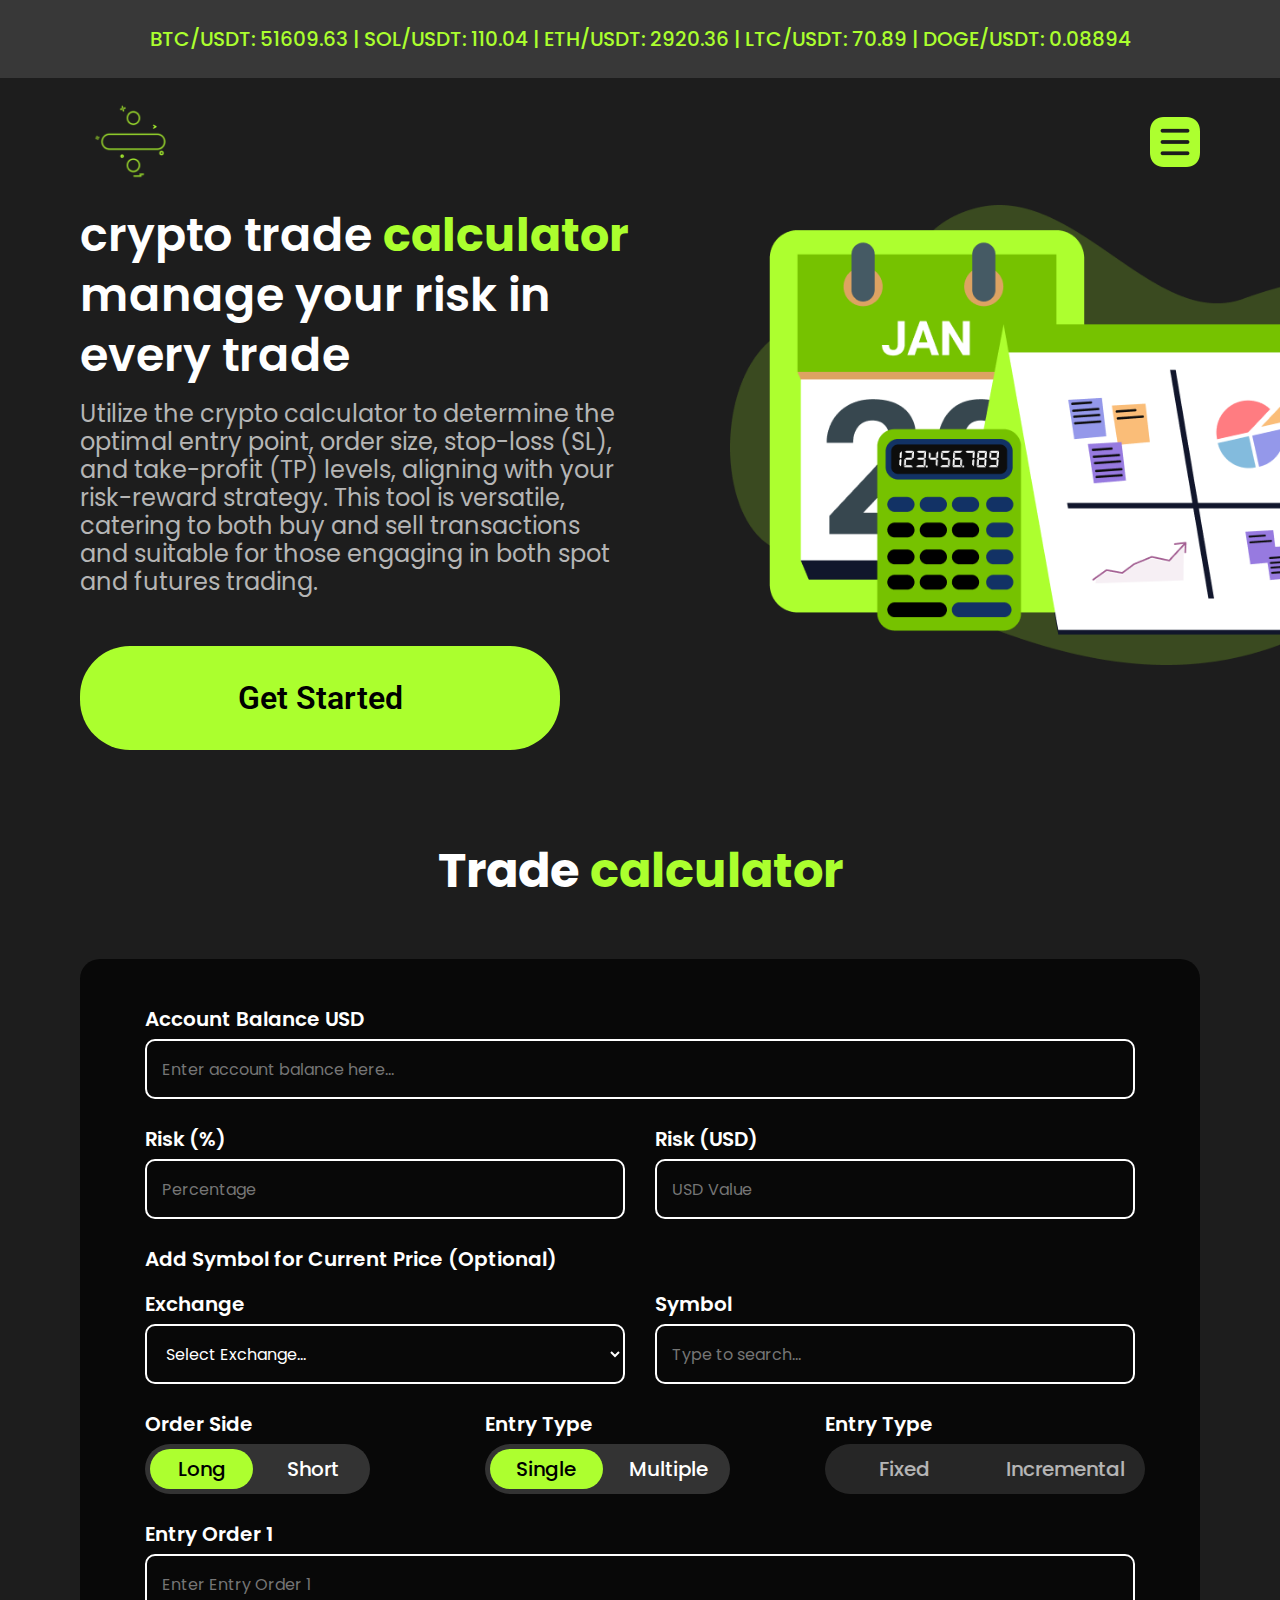
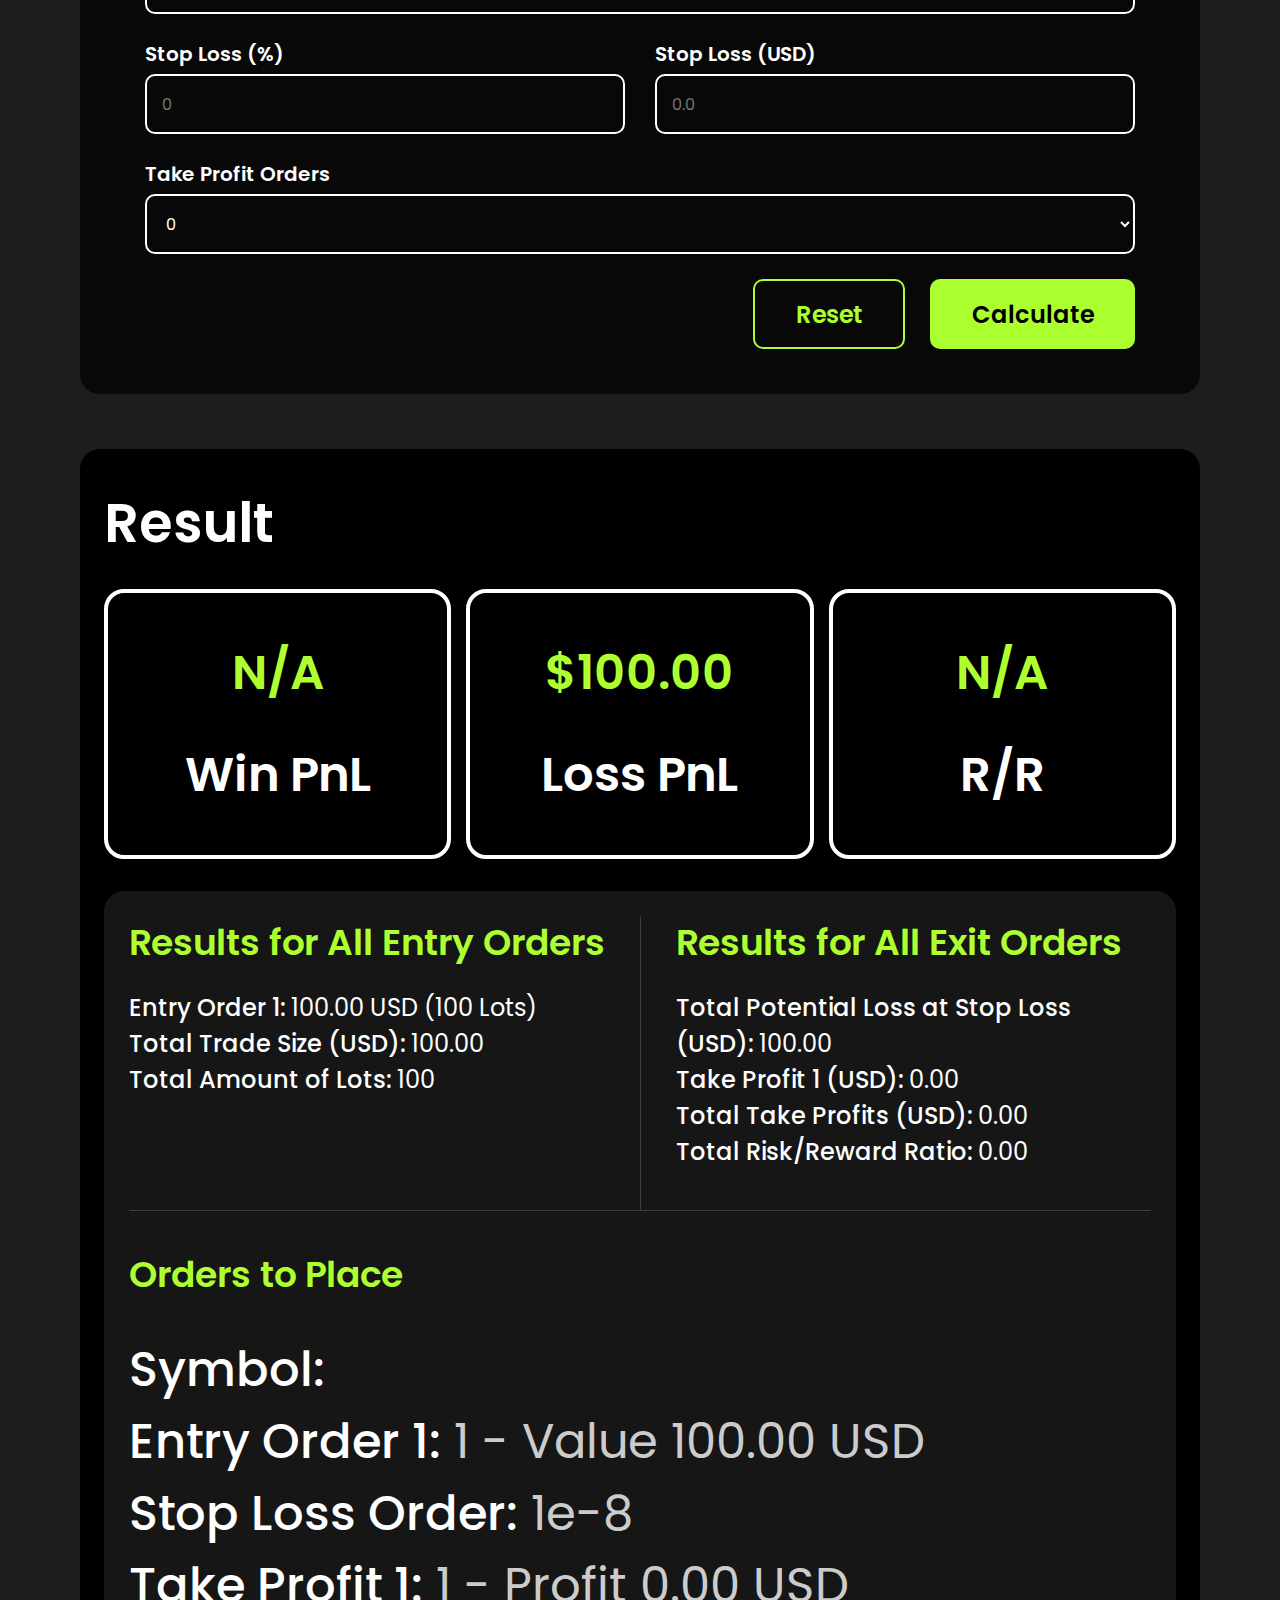
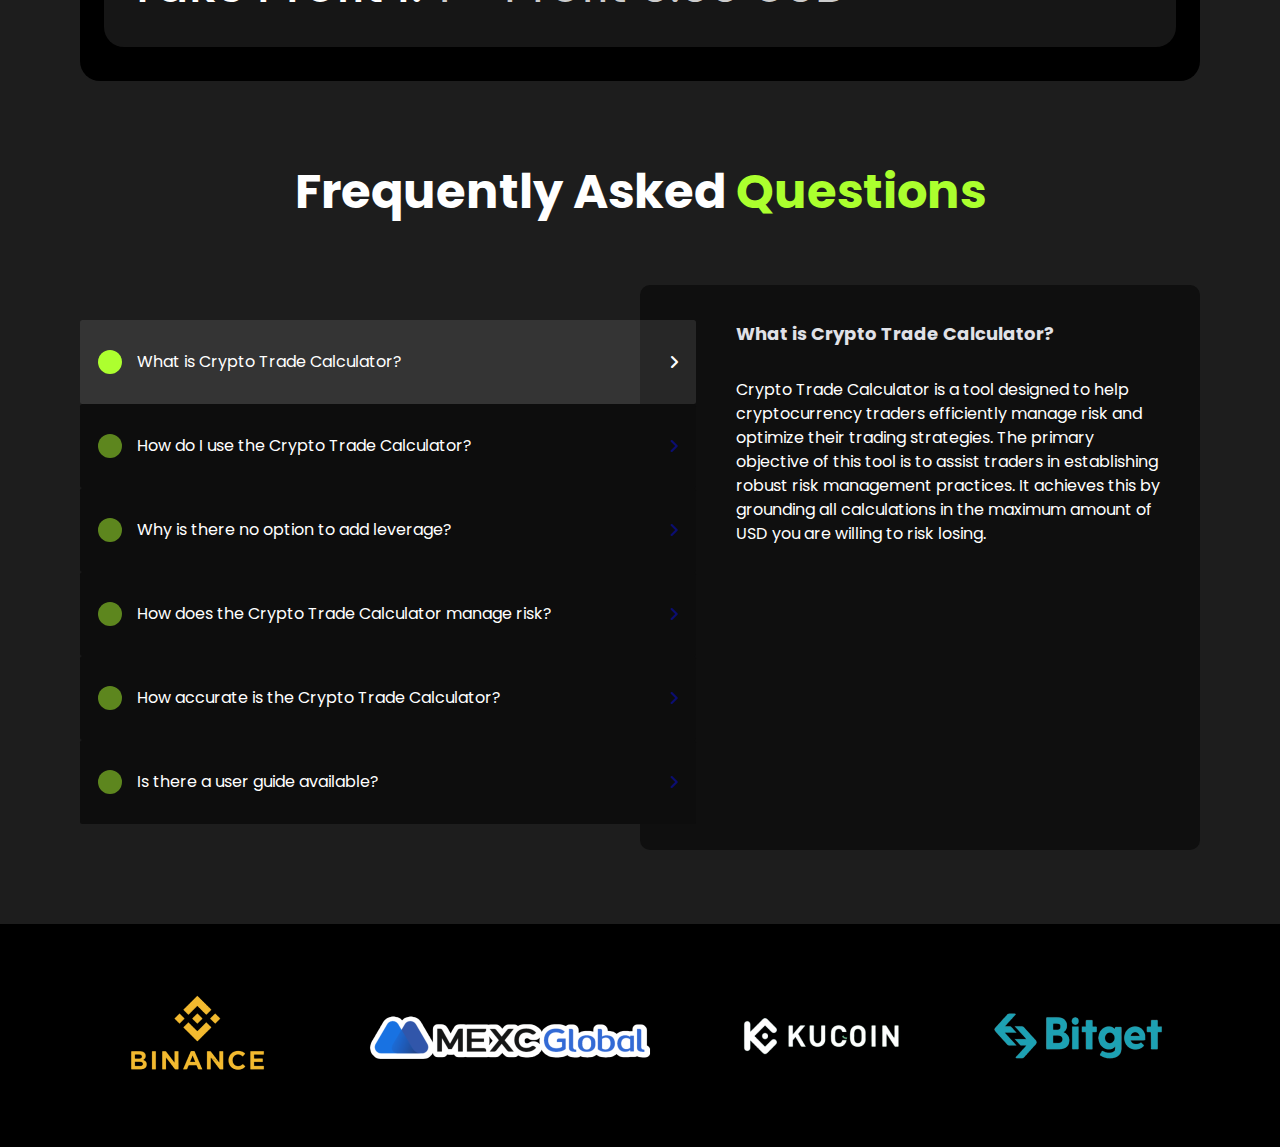
<file: index.html>
<!DOCTYPE html>
<html lang="en">
    <head>
        <meta charset="utf-8">
        <meta name="description" content="">
        <meta name="viewport" content="width=device-width, initial-scale=1">
        <meta property="og:title" content="">
        <meta property="og:type" content="">
        <meta property="og:url" content="">
        <meta property="og:image" content="">

        <title>Trader Calculator</title>
        <link rel="icon" href="assets/images/logo.png">

        <!-- Bootstrap -->
        <link rel="stylesheet" href="assets/css/bootstrap.min.css">
        <!-- Fontawesome -->
        <link rel="stylesheet" href="https://cdnjs.cloudflare.com/ajax/libs/font-awesome/6.0.0-beta2/css/all.min.css">
        <!-- Normalize -->
        <link rel="stylesheet" href="assets/css/normalize.css">
        <!-- CSS Files -->
        <link rel="stylesheet" href="assets/css/style.css">
        <link rel="stylesheet" href="assets/css/responsive.css">
    </head>
    <body> 

        
        <!--=====================  Start Header Area  ====================-->
        <header class="header_area">
            <div class="top_header">
                <div class="container">
                    <div class="top_header_content">
                        <h4>BTC/USDT: 51609.63 | SOL/USDT: 110.04 | ETH/USDT: 2920.36 | LTC/USDT: 70.89 | DOGE/USDT: 0.08894</h4>
                    </div>
                </div>
            </div>
            <div class="main_header">
                <div class="container">
                    <div class="header">
                        <div class="logo">
                            <a href="#"><img src="assets/images/logo.png" alt=""></a>
                        </div>
                        <div class="menu">
                            <a href="#" class="menu_bars"><img src="assets/images/menu.png" alt=""></a>
                            <div id="hamburgerMenuLinks" class="hamburger-menu-links">
                                <a href="#">Calculator</a>
                                <a href="#">User Guide</a> 
                            </div>
                        </div>
                    </div>
                </div>
            </div>
        </header>
        <!--=====================  End Header Area  ====================-->

        <main class="main_area"> 
            <!--=====================  Start Banner Area  ====================-->
            <section class="banner_area">
                <div class="container">
                    <div class="row">
                        <div class="col-md-6">
                            <div class="banner-text">
                                <h2>crypto trade <span>calculator</span>
                                    manage your risk in every trade</h2>
                                <p>Utilize the crypto calculator to determine the optimal entry point, order size, stop-loss (SL), and take-profit (TP) levels, aligning with your risk-reward strategy. This tool is versatile, catering to both buy and sell transactions and suitable for those engaging in both spot and futures trading.</p>
                                <a href="#" class="btn_1">Get Started</a>
                            </div>
                        </div>
                    </div>
                </div>
                <div class="banner_bg">
                    <img src="assets/images/banner.png" alt="">
                </div>
            </section>
            <!--=====================  End Banner Area  ====================--> 

            <!--=====================  Start Calculator Area  ====================--> 
            <section class="calculator_area section_padding">
                <div class="container">
                    <div class="section_title">
                        <h3>Trade <span>calculator</span></h3>
                    </div>
                    <div class="row">
                        <div class="col-md-12">
                            <div class="calculator_box">
                                <div class="row gx-5">
                                    <div class="col-md-12">
                                        <div class="input_group">
                                            <label for="">Account Balance USD</label> <br>
                                            <input type="number" name="" placeholder="Enter account balance here..." id="">
                                        </div>
                                    </div>
                                    <div class="col-6">
                                        <div class="input_group">
                                            <label for="">Risk (%)</label><br>
                                            <input type="number" name="" placeholder="Percentage" id="">
                                        </div>
                                    </div>
                                    <div class="col-6">
                                        <div class="input_group">
                                            <label for="">Risk (USD)</label><br>
                                            <input type="number" name="" placeholder="USD Value" id="">
                                        </div>
                                    </div>
                                    <div class="col-md-12">
                                        <div class="form_title">
                                            <h3>Add Symbol for Current Price (Optional)</h3>
                                        </div>
                                    </div> 
                                    <div class="col-6">
                                        <div class="input_group">
                                            <label for="">Exchange</label><br> 
                                            <select name="" id="">
                                                <option value="NoSelection">Select Exchange...</option>
                                                <option value="BinanceFutures">Binance - Futures</option>
                                                <option value="BinanceSpot">Binance - Spot</option>
                                                <option value="KucoinSpot">Kucoin - Spot</option>
                                                <option value="KucoinFutures">Kucoin - Futures</option>
                                                <option value="MexcSpot">MEXC - Spot</option>
                                                <option value="MexcFutures">MEXC - Futures</option>
                                                <option value="BitgetSpot">Bitget - Spot</option>
                                                <option value="BitgetFutures">Bitget - Futures</option>
                                                <option value="OKXSpot">OKX - Spot</option>
                                                <option value="OKXFutures">OKX - Futures</option>
                                                <option value="BybitSpot">Bybit - Spot</option>
                                                <option value="BybitFutures">Bybit - Futures</option>
                                                <option value="GateioSpot">Gate.io - Spot</option>
                                                <option value="GateioFutures">Gate.io - Futures</option>

                                            </select>
                                        </div>
                                    </div>
                                    <div class="col-6">
                                        <div class="input_group">
                                            <label for="">Symbol</label><br>
                                            <input type="text" name="" placeholder="Type to search..." id="">
                                        </div>
                                    </div>
                                    <div class="col-lg-4 col-md-6"> 
                                        <div class="input_group">
                                            <label for="">Order Side</label><br>
                                            <ul class="switch_ul">
                                                <li><a href="#" class="long_btn active" data_id="1">Long</a></li>
                                                <li><a href="#" class="long_btn" data_id="2">Short</a></li>
                                            </ul>
                                        </div>
                                    </div>
                                    <div class="col-lg-4 col-md-6"> 
                                        <div class="input_group">
                                            <label for="">Entry Type</label><br>
                                            <ul class="switch_ul switch_ul2">
                                                <li><a href="#" class="long_btn2 active" data_id="1">Single</a></li>
                                                <li><a href="#" class="long_btn2" data_id="2">Multiple</a></li>
                                            </ul>
                                        </div>
                                    </div>
                                    <div class="col-lg-4 col-md-12"> 
                                        <div class="input_group">
                                            <label for="">Entry Type</label><br>
                                            <ul class="switch_ul switch_ul3 long_3_disable">
                                                <li><a href="#" class="long_btn3 long_btn33" data_id="1">Fixed</a></li>
                                                <li><a href="#" class="long_btn3" data_id="2">Incremental</a></li>
                                            </ul>
                                        </div>
                                    </div> 
                                    <div class="col-md-12 multiple_filed">
                                        <div class="input_group">
                                            <label for=""> Number of Entry Orders </label><br>
                                            <select name="" id="number_entry"> 
                                                <option value="2">2</option>
                                                <option value="3">3</option>
                                                <option value="4">4</option>
                                                <option value="5">5</option>
                                                <option value="6">6</option>
                                            </select>
                                        </div>
                                    </div>
                                    <div class="col-md-12">
                                        <div class="input_group">
                                            <label for="">Entry Order 1</label><br>
                                            <input type="number" name="" placeholder="Enter Entry Order 1" id="">
                                        </div>
                                    </div>
                                    <div class="col-md-12 multiple_filed sk_append"></div>
                                    <div class="col-md-12 multiple_filed">
                                        <div class="input_group">
                                            <label for="">Entry Order <span class="sk_num_add">2</span></label><br>
                                            <input type="number" name="" placeholder="Enter Entry Order 2" class="sk_placeholder" id="">
                                        </div>
                                    </div>
                                    <div class="col-6">
                                        <div class="input_group">
                                            <label for="">Stop Loss (%)</label><br>
                                            <input type="number" name="" placeholder="0" id="">
                                        </div>
                                    </div>
                                    <div class="col-6">
                                        <div class="input_group">
                                            <label for="">Stop Loss (USD)</label><br>
                                            <input type="number" name="" placeholder="0.0" id="">
                                        </div>
                                    </div>
                                    <div class="col-md-12">
                                        <div class="input_group">
                                            <label for="">Take Profit Orders</label><br>
                                            <select name="" id="take_profit_select">
                                                <option value="0">0</option>
                                                <option value="1">1</option>
                                                <option value="2">2</option>
                                                <option value="3">3</option>
                                                <option value="4">4</option>
                                                <option value="5">5</option>
                                                <option value="6">6</option>
                                            </select>
                                        </div>
                                    </div>
                                    <div class="col-md-12 sk_profit_add">
                                        
                                    </div>
                                    
                                    <div class="col-md-12">
                                        <div class="input_btn">
                                            <button class="btn_2">Reset</button>
                                            <button class="btn_3">Calculate</button>
                                        </div>
                                    </div>
                                </div>
                            </div>
                        </div>
                    </div>
                </div>
            </section>
            <!--=====================  End Calculator Area  ====================--> 

            <!--=====================  Start Result Area  ====================-->
            <section class="result_area">
                <div class="container">
                    <div class="result_box">
                        <div class="result_title">
                            <h2>Result</h2>
                        </div>
                        <div class="row">
                            <div class="col-4">
                                <div class="single_result_item">
                                    <h3>N/A</h3>
                                    <h4>Win PnL</h4>
                                </div>
                            </div>
                            <div class="col-4">
                                <div class="single_result_item">
                                    <h3>$100.00</h3>
                                    <h4>Loss PnL</h4>
                                </div>
                            </div>
                            <div class="col-4">
                                <div class="single_result_item">
                                    <h3>N/A</h3>
                                    <h4>R/R</h4>
                                </div>
                            </div>
                        </div>
                        <div class="result_order">
                            <div class="result_order_row">
                                <div class="result_order_left">
                                    <h4>Results for All Entry Orders</h4>
                                    <ul>
                                        <li><p><b>Entry Order 1:</b>  100.00 USD (100 Lots)</p></li>
                                        <li><p><b>Total Trade Size (USD): </b>   100.00</p></li>
                                        <li><p><b>Total Amount of Lots:</b>   100</p></li>
                                    </ul>
                                </div>
                                <div class="result_order_left result_order_right">
                                    <h4>Results for All Exit Orders</h4>
                                    <ul>
                                        <li><p><b>Total Potential Loss at Stop Loss (USD): </b>  100.00</p></li>
                                        <li><p><b>Take Profit 1 (USD):  </b>   0.00</p></li>
                                        <li><p><b>Total Take Profits (USD): </b>   0.00</p></li>
                                        <li><p><b>Total Risk/Reward Ratio: </b>   0.00</p></li>
                                    </ul>
                                </div>
                            </div>
                            <div class="order_info">
                                <h4>Orders to Place</h4>
                                <ul>
                                    <li><p><b>Symbol:</b></p></li>
                                    <li><p><b>Entry Order 1:</b> 1 - Value 100.00 USD</p></li>
                                    <li><p><b>Stop Loss Order:</b> 1e-8</p></li>
                                    <li><p><b>Take Profit 1:</b> 1 - Profit 0.00 USD</p></li>
                                </ul>
                            </div>
                        </div>
                    </div>
                </div>
            </section> 
            <!--=====================  End Result Area  ====================--> 

            <!--=====================  Start Ask Area  ====================--> 
            <section class="ask_area section_padding">
                <div class="container">
                    <div class="section_title">
                        <h3>Frequently Asked  <span>Questions</span></h3>
                    </div>
                    <div class="row">
                        <div class="col-md-12">
                            <div class="ask_box">
                                <div class="d-flex align-items-start">
                                    <div class="nav flex-column nav-pills me-3" id="v-pills-tab" role="tablist" aria-orientation="vertical">
                                      <button class="nav-link active" id="v-pills-home-tab" data-bs-toggle="pill" data-bs-target="#v-pills-home" type="button" role="tab" aria-controls="v-pills-home" aria-selected="true"><div class="sk_title"><span></span>What is Crypto Trade Calculator?</div><i class="fa-solid fa-angle-right"></i></button>
                                      <button class="nav-link" id="v-pills-profile-tab" data-bs-toggle="pill" data-bs-target="#v-pills-profile" type="button" role="tab" aria-controls="v-pills-profile" aria-selected="false"><div class="sk_title"><span></span>How do I use the Crypto Trade Calculator?</div><i class="fa-solid fa-angle-right"></i></button>
                                      <button class="nav-link" id="v-pills-messages-tab" data-bs-toggle="pill" data-bs-target="#v-pills-messages" type="button" role="tab" aria-controls="v-pills-messages" aria-selected="false"><div class="sk_title"><span></span>Why is there no option to add leverage?</div><i class="fa-solid fa-angle-right"></i></button>
                                      <button class="nav-link" id="v-pills-settings-tab" data-bs-toggle="pill" data-bs-target="#v-pills-settings" type="button" role="tab" aria-controls="v-pills-settings" aria-selected="false"><div class="sk_title"><span></span>How does the Crypto Trade Calculator manage risk?</div><i class="fa-solid fa-angle-right"></i></button>
                                      <button class="nav-link" id="v-pills-settings2-tab" data-bs-toggle="pill" data-bs-target="#v-pills-settings2" type="button" role="tab" aria-controls="v-pills-settings2" aria-selected="false"><div class="sk_title"><span></span>How accurate is the Crypto Trade Calculator?</div><i class="fa-solid fa-angle-right"></i></button>
                                      <button class="nav-link" id="v-pills-settings3-tab" data-bs-toggle="pill" data-bs-target="#v-pills-settings3" type="button" role="tab" aria-controls="v-pills-settings3" aria-selected="false"><div class="sk_title"><span></span>Is there a user guide available?</div><i class="fa-solid fa-angle-right"></i></button>
                                    </div>
                                    <div class="tab-content" id="v-pills-tabContent">
                                      <div class="tab-pane fade show active" id="v-pills-home" role="tabpanel" aria-labelledby="v-pills-home-tab">
                                        <div class="box_ask">
                                            <h3>What is Crypto Trade Calculator?</h3>
                                            <p>Crypto Trade Calculator is a tool designed to help cryptocurrency traders efficiently manage risk and optimize their trading strategies. The primary objective of this tool is to assist traders in establishing robust risk management practices. It achieves this by grounding all calculations in the maximum amount of USD you are willing to risk losing.</p>
                                        </div>
                                      </div>
                                      <div class="tab-pane fade" id="v-pills-profile" role="tabpanel" aria-labelledby="v-pills-profile-tab">
                                        <div class="box_ask">
                                            <h3>How do I use the Crypto Trade Calculator?</h3>
                                            <p>To use the calculator, enter your account balance, risk per trade, and other trade details such as exchange, symbol, order side, entry type, and sizing. The calculator will then compute the optimal entry orders, take profit orders, and potential profit and loss scenarios.</p>
                                        </div>
                                      </div>
                                      <div class="tab-pane fade" id="v-pills-messages" role="tabpanel" aria-labelledby="v-pills-messages-tab">
                                        <div class="box_ask">
                                            <h3>Why is there no option to add leverage?</h3>
                                            <p>The tool doesn't require an option to input leverage when calculating a trade. Whether you're engaging in a leverage trade or not, factors like risk percentage remain consistent. Essentially, you decide on the size of the trade you wish to make. Leverage simply implies that you'll be using a smaller amount of capital for the trade. However, the associated risks and outcomes remain unchanged. It's crucial to have a solid grasp of risk management prior to beginning trading.</p>

                                        </div>
                                      </div>
                                      <div class="tab-pane fade" id="v-pills-settings" role="tabpanel" aria-labelledby="v-pills-settings-tab">
                                        <div class="box_ask">
                                            <h3>How does the Crypto Trade Calculator manage risk?</h3>
                                            <p>The tool manages risk by allowing traders to specify the percentage of their account balance they are willing to risk on a single trade. It then calculates the trade size and other parameters accordingly, ensuring the risk is kept within the specified limit.</p>

                                        </div>
                                      </div>
                                      <div class="tab-pane fade" id="v-pills-settings2" role="tabpanel" aria-labelledby="v-pills-settings2-tab">
                                        <div class="box_ask">
                                            <h3>How accurate is the Crypto Trade Calculator?</h3>
                                            <p>Yes, there is a user guide available on the website. You can access it by clicking <a href="#">here</a>.</p>
                                        </div>
                                      </div>
                                      <div class="tab-pane fade" id="v-pills-settings3" role="tabpanel" aria-labelledby="v-pills-settings3-tab">
                                        <div class="box_ask">
                                            <h3>What is Crypto Trade Calculator?</h3>
                                            <p>Crypto Trade Calculator is a tool designed to help cryptocurrency traders efficiently manage risk and optimize their trading strategies. The primary objective of this tool is to assist traders in establishing robust risk management practices. It achieves this by grounding all calculations in the maximum amount of USD you are willing to risk losing.</p>
                                        </div>
                                      </div>
                                    </div>
                                  </div>
                                  
                            </div>
                            <div class="ask_boxx">
                                <div class="accordion" id="accordionExample"> 
                                    <div class="accordion-item">
                                      <h2 class="accordion-header" id="headingOne">
                                        <button class="accordion-button sk_icon" type="button" data-bs-toggle="collapse" data-bs-target="#collapseOne" aria-expanded="true" aria-controls="collapseOne">
                                            <div class="sk_title"><span></span>What is Crypto Trade Calculator?</div><i class="fa-solid fa-angle-right"></i>
                                        </button>
                                      </h2>
                                      <div id="collapseOne" class="accordion-collapse collapse show" aria-labelledby="headingOne" data-bs-parent="#accordionExample">
                                        <div class="accordion-body">
                                            <div class="box_ask">
                                                <h3>What is Crypto Trade Calculator?</h3>
                                                <p>Crypto Trade Calculator is a tool designed to help cryptocurrency traders efficiently manage risk and optimize their trading strategies. The primary objective of this tool is to assist traders in establishing robust risk management practices. It achieves this by grounding all calculations in the maximum amount of USD you are willing to risk losing.</p>
                                            </div>
                                        </div>
                                      </div>
                                    </div>
                                    <div class="accordion-item">
                                      <h2 class="accordion-header" id="headingTwo">
                                        <button class="accordion-button collapsed" type="button" data-bs-toggle="collapse" data-bs-target="#collapseTwo" aria-expanded="false" aria-controls="collapseTwo">
                                            <div class="sk_title"><span></span>How do I use the Crypto Trade Calculator?</div><i class="fa-solid fa-angle-right"></i>
                                        </button>
                                      </h2>
                                      <div id="collapseTwo" class="accordion-collapse collapse" aria-labelledby="headingTwo" data-bs-parent="#accordionExample">
                                        <div class="accordion-body">
                                            <div class="box_ask">
                                                <h3>How do I use the Crypto Trade Calculator?</h3>
                                                <p>To use the calculator, enter your account balance, risk per trade, and other trade details such as exchange, symbol, order side, entry type, and sizing. The calculator will then compute the optimal entry orders, take profit orders, and potential profit and loss scenarios.</p>
                                            </div>
                                        </div>
                                      </div>
                                    </div>
                                    
                                    <div class="accordion-item">
                                      <h2 class="accordion-header" id="headingThree">
                                        <button class="accordion-button collapsed" type="button" data-bs-toggle="collapse" data-bs-target="#collapseThree" aria-expanded="false" aria-controls="collapseThree">
                                            <div class="sk_title"><span></span>Why is there no option to add leverage?</div><i class="fa-solid fa-angle-right"></i>
                                        </button>
                                      </h2>
                                      <div id="collapseThree" class="accordion-collapse collapse" aria-labelledby="headingThree" data-bs-parent="#accordionExample">
                                        <div class="accordion-body">
                                            <div class="box_ask">
                                                <h3>Why is there no option to add leverage?</h3>
                                                <p>The tool doesn't require an option to input leverage when calculating a trade. Whether you're engaging in a leverage trade or not, factors like risk percentage remain consistent. Essentially, you decide on the size of the trade you wish to make. Leverage simply implies that you'll be using a smaller amount of capital for the trade. However, the associated risks and outcomes remain unchanged. It's crucial to have a solid grasp of risk management prior to beginning trading.</p>
    
                                            </div>
                                        </div>
                                      </div>
                                    </div>

                                    <div class="accordion-item">
                                      <h2 class="accordion-header" id="headingFour">
                                        <button class="accordion-button collapsed" type="button" data-bs-toggle="collapse" data-bs-target="#collapseFour" aria-expanded="false" aria-controls="collapseFour">
                                            <div class="sk_title"><span></span>How does the Crypto Trade Calculator manage risk?</div><i class="fa-solid fa-angle-right"></i>
                                        </button>
                                      </h2>
                                      <div id="collapseFour" class="accordion-collapse collapse" aria-labelledby="headingFour" data-bs-parent="#accordionExample">
                                        <div class="accordion-body">
                                            <div class="box_ask">
                                                <h3>How does the Crypto Trade Calculator manage risk?</h3>
                                                <p>The tool manages risk by allowing traders to specify the percentage of their account balance they are willing to risk on a single trade. It then calculates the trade size and other parameters accordingly, ensuring the risk is kept within the specified limit.</p>
    
                                            </div>
                                        </div>
                                      </div>
                                    </div>

                                    <div class="accordion-item">
                                      <h2 class="accordion-header" id="headingFive">
                                        <button class="accordion-button collapsed" type="button" data-bs-toggle="collapse" data-bs-target="#collapseFive" aria-expanded="false" aria-controls="collapseFive">
                                            <div class="sk_title"><span></span>How accurate is the Crypto Trade Calculator?</div><i class="fa-solid fa-angle-right"></i>
                                        </button>
                                      </h2>
                                      <div id="collapseFive" class="accordion-collapse collapse" aria-labelledby="headingFive" data-bs-parent="#accordionExample">
                                        <div class="accordion-body">
                                            <div class="box_ask">
                                                <h3>How accurate is the Crypto Trade Calculator?</h3>
                                                <p>Yes, there is a user guide available on the website. You can access it by clicking <a href="#">here</a>.</p>
                                            </div>
                                        </div>
                                      </div>
                                    </div>

                                    <div class="accordion-item">
                                      <h2 class="accordion-header" id="headingSix">
                                        <button class="accordion-button collapsed" type="button" data-bs-toggle="collapse" data-bs-target="#collapseSix" aria-expanded="false" aria-controls="collapseSix">
                                            <div class="sk_title"><span></span>Is there a user guide available?</div><i class="fa-solid fa-angle-right"></i>
                                        </button>
                                      </h2>
                                      <div id="collapseSix" class="accordion-collapse collapse" aria-labelledby="headingSix" data-bs-parent="#accordionExample">
                                        <div class="accordion-body">
                                            <div class="box_ask">
                                                <h3>What is Crypto Trade Calculator?</h3>
                                                <p>Crypto Trade Calculator is a tool designed to help cryptocurrency traders efficiently manage risk and optimize their trading strategies. The primary objective of this tool is to assist traders in establishing robust risk management practices. It achieves this by grounding all calculations in the maximum amount of USD you are willing to risk losing.</p>
                                            </div>
                                        </div>
                                      </div>
                                    </div>




                                  </div>
                            </div>
                        </div>
                    </div>
                </div>
            </section>
            <!--=====================  End Ask Area  ====================--> 
 
        </main>
                
        <!--=====================  Start Header Area  ====================-->
        <footer class="footer_area">
            <div class="container">
                <div class="footer">
                    <ul>
                        <li><a href="#"><img src="assets/images/1.png" alt=""></a></li>
                        <li><a href="#"><img src="assets/images/2.png" alt=""></a></li>
                        <li><a href="#"><img src="assets/images/3.png" alt=""></a></li>
                        <li><a href="#"><img src="assets/images/4.png" alt=""></a></li>
                    </ul>
                </div>
            </div>
        </footer>
        <!--=====================  End Header Area  ====================-->
 


        <!-- ~~~~~~~~~~ JS Files ~~~~~~~~~~-->
        <!-- jQuery -->
        <script src="assets/js/jquery.min.js"></script>
        <script src="assets/js/popper.min.js"></script>
        <!-- Bootstrap -->
        <script src="assets/js/bootstrap.min.js"></script>
        <script src="https://cdnjs.cloudflare.com/ajax/libs/bootstrap/5.3.3/js/bootstrap.min.js"></script>
        <!-- Modernizr -->
        <script src="assets/js/modernizr-3.11.2.min.js"></script>
        <!-- Custom JS (Handed)-->
        <script src="assets/js/scripts.js"></script> 
    </body>
</html>
</file>
<file: assets/css/style.css>
@import url('https://fonts.googleapis.com/css2?family=Poppins:ital,wght@0,100;0,200;0,300;0,400;0,500;0,600;0,700;0,800;0,900;1,100;1,200;1,300;1,400;1,500;1,600;1,700;1,800;1,900&family=Roboto:ital,wght@0,100;0,300;0,400;0,500;0,700;0,900;1,100;1,300;1,400;1,500;1,700;1,900&display=swap');

html{
	font-size: 62.5%;
}
body{	
	font-size: 1.6rem; 
	font-weight: 400;
	background: #1D1D1D;
	font-family: "Poppins", sans-serif;
}
h1,h2,h3,h4,h5,h6,p{
	margin: 0;
	padding: 0;
}
ul{
	margin: 0;
	padding: 0;
	list-style: none;
}
ul li a,a{
	text-decoration: none;
}
/*======================  Header CSS  ======================*/

.top_header { 
	background: hsla(0, 0%, 22%, 1);
}
.logo a img {
    width: 105px;
    height: auto;
}
.menu a img {
    width: 50px;
    height: auto;
}
.top_header_content h4 {
	color: hsla(84, 100%, 59%, 1);
	font-size: 20px;
	font-weight: 500;
	line-height: 48px;
}

.top_header_content {
	display: flex;
	height: 78px;
	justify-content: center;
	align-items: center;
}

.main_header {
	background: #1D1D1D;
}

.header {
	display: flex;
	align-items: center;
	justify-content: space-between;
	padding: 18px 0;
}

/*======================  Header CSS  ======================*/

.banner_area{ 
	position: relative;
/*	margin: 45px 0 60px 0;*/
}


.banner_bg {
	position: absolute;
	top: 0;
	right: 0;
	width: 43%;
}

.banner_bg img {
	width: 100%;
}

.banner-text h2 {
	font-size: 54px; 
	color: hsla(0, 0%, 100%, 1);
	font-weight: 600;
	line-height: 81px;
}

.banner-text h2 span { 
	color: hsla(84, 100%, 59%, 1);
	font-weight: 700;
}

.banner-text p {
	color: hsl(0, 0%, 71%);
	font-size: 24px;
	line-height: 28px;
	margin: 15px 0 50px 0;
}

.btn_1 {
	max-width: 480px;
	width: 100%;
	height: 104px;
	display: inline-block;
	background: hsla(84, 100%, 59%, 1);
	border-radius: 50px;
	font-size: 32px;
	line-height: 37px;
	font-weight: 600;
	color: hsla(0, 0%, 0%, 1);
	font-family: "Roboto", sans-serif;
	display: flex;
	justify-content: center;
	align-items: center;
	transition: 0.3s;
}

.btn_1:hover{
	color: hsla(0, 0%, 0%, 1);
	opacity: 0.83;
}	

.section_padding {
    padding: 80px 0px 55px 0px;
}


/*======================  Calculator CSS  ======================*/

.section_title h3 {
    font-size: 48px;
    color: hsla(0, 0%, 100%, 1);
    font-weight: 700;
    line-height: 81px;
}

.section_title h3 span { 
	color: hsla(84, 100%, 59%, 1);
	font-weight: 700;
}

.section_title {
    text-align: center;
    margin-bottom: 48px;
}

.calculator_box {
	background: hsla(0, 0%, 3%, 1);
	padding: 45px 65px;
	border-radius: 20px;
}

.input_group select ,
.input_group input { 
	width: 100%;
	border: 2px solid hsla(0, 0%, 100%, 1);
	background: transparent;
	height: 60px;
	border-radius: 10px;
	font-size: 16px;
	color: hsla(0, 0%, 100%, 1);
	padding: 0 15px;
}

.input_group label {
	font-size: 20px;
	line-height: 30px;
	font-weight: 600;
	color: hsla(0, 0%, 100%, 1);
	margin-bottom: 5px;
}

.form_title h3{ 
	font-size: 20px;
	line-height: 30px;
	font-weight: 600;
	color: hsla(0, 0%, 100%, 1);
	margin-bottom: 15px;
}

.input_group {
	margin-bottom: 25px;
}

.input_btn {
	display: flex;
	justify-content: flex-end;
	gap: 25px;
}

.btn_2 {
	width: 152px;
	height: 70px;
	background: transparent;
	border: 2px solid hsla(84, 100%, 59%, 1);
	border-radius: 10px;
	color: hsla(84, 100%, 59%, 1);
	font-size: 24px;
	font-weight: 600;
	transition: 0.3s;
}

.btn_2:hover{
	background: hsla(84, 100%, 59%, 1); 
	color: #000;
}

.btn_3 {
	width: 205px;
	height: 70px;
	border: 2px solid transparent;
	border-radius: 10px;
	background: hsla(84, 100%, 59%, 1); 
	font-size: 24px;
	font-weight: 600;
	transition: 0.3s;
	color: #000;
}

.btn_3:hover{
	border: 2px solid hsla(84, 100%, 59%, 1);
	color: hsla(84, 100%, 59%, 1);
	background: transparent;
}


/* switch  */

/* Toggle switch styles */
.toggle {
	position: relative;
	display: inline-block;
	height: 45px;
	margin-right: 20px;
}

  /* Hide default checkbox */
  .toggle input {
    display: none;
  }

  /* Slider */
  .slider {
    position: absolute;
    cursor: pointer;
    top: 0;
    left: 0;
    right: 0;
    bottom: 0;
    background-color: #ccc;
    transition: .4s;
    border-radius: 34px;
  }

  /* Rounded sliders */
  .slider::before {
	position: absolute;
	content: "";
	height: 37px;
	width: 50%;
	left: 6px;
	bottom: 4px;
	transition: .4s;
	border-radius: 34px;
	background-color: #ADFF2F;
}
.switch-text{

	color: #fff !important;
}
  /* When checked */


  input:checked + .slider:before {
    transform: translateX(56px); /* Adjusted for the increased width of the slider */
    /* Change slider box background color to red when checked */
  }

  /* Text inside the switch */
  .switch-text {
    position: absolute;
    display: block;
    color: #000;
    font-family: Arial, sans-serif;
    font-size: 14px;
    top: 50%;
    transform: translateY(-50%);
    transition: .4s;
    padding: 0 8px;
    white-space: nowrap; /* Prevent text from wrapping */
    overflow: hidden; /* Hide overflowed text */
  }

  .switch-text { 
	left: 12px;
}
  .switch-text.text_sk {
	right: 16px;
	left: inherit !important;
}


  #toggle1 {
	width: 140px !important;
}

#toggle2 {
	width: 190px !important;
}

#toggle2 input:checked + .slider::before {
	transform: translateX(81px);
}
 
#toggle2 .switch-text {
	left: 21px;
}

#toggle3 {
	width: 225px !important;
}


#toggle3 .switch-text {
	left: 33px;
}

#toggle3 input:checked + .slider::before {
	transform: translateX(99px);
}
 


#toggle3 .switch-text.text_sk {
	right: 10px;
	left: inherit !important;
}

.slider { 
	background-color: #333333; 
} 

#toggle3 input[type="checkbox"]:checked + .slider + .switch-text {
	color: black;
  }

/*======================  Footer CSS  ======================*/
.footer_area {
	background: #000;
}

.footer ul {
	height: 223px;
	display: flex;
	align-items: center;
	justify-content: center;
	gap: 80px;
}

#v-pills-tab {
	flex: 0 0 55%;
}

#v-pills-tab button {
	text-align: left;
	padding: 18px;
	background: #0D0D0D;
	color: #fff;
	border: none;
	display: flex;
	align-items: center;
	justify-content: space-between;
	font-size: 16px;
	line-height: 24px;
}

.sk_title span {
	display: inline-block;
	width: 24px;
	height: 24px;
	background: #ADFF2F80;
	border-radius: 100%;
}

.sk_title {
	display: flex;
	align-items: center;
	gap: 15px;
	width: 100%;
	max-width: 94%;
}

.ask_area {
    padding: 70px 0px 100px 0px;
}

#v-pills-tab button.active {
	background: #FFFFFF1A;
} 

#v-pills-tab button.active .sk_title span {
	background: #ADFF2F;
}

#v-pills-tab button:focus {
	outline: none;
}

.box_ask {
	padding: 0 40px;
}

.box_ask h3 {
	font-size: 18px;
	font-weight: 700;
	color: #E0E1E7; 
	line-height: 28px;
}

.box_ask p {
	font-size: 16px;
	color: #FFFFFF; 
	line-height: 24px;
	margin-top: 30px;
}

.ask_box{
	margin-top: 40px;
	position: relative;
}

.ask_box::after {
	position: absolute;
	content: '';
	width: 50%;
	right: 0;
	top: -35px;
	background: #0F0F0F;
	height: 112%;
	z-index: 999;
	border-radius: 10px;
}

.box_ask{
	position: relative;
	z-index: 9999;
}

#v-pills-tab{
	position: relative;
	z-index: 99999;
}

.box_ask p a {
	color: #5D5FEF;
	text-decoration: underline;
}

#v-pills-tab button.active i {
	color: #fff;
}

#v-pills-tab button i {
	color: #0B0D71;
}

/*======================  Result CSS  ======================*/

.result_box {
    background: #000;
    padding: 34px 24px;
    border-radius: 20px;
}

.result_title h2 {
	font-size: 54px;
	line-height: 81px;
	font-weight: 600;
	color: #fff;
}

.result_title {
	margin-bottom: 25px;
}

.single_result_item {
	border: 4px solid #FFFFFF;
	border-radius: 20px;
	height: 270px;
	display: flex;
	flex-direction: column;
	justify-content: center;
	align-items: center;
}

.single_result_item h3 {
	font-size: 48px;
	line-height: 72px;
	font-weight: 600;
	color: #ADFF2F;
}

.single_result_item h4 {
    font-size: 48px;
    line-height: 72px;
    font-weight: 600;
    color: #fff;
    margin-top: 30px;
}

.result_order {
    background: #161616;
    border-radius: 20px;
    padding: 25px;
    margin-top: 32px;
}

.result_order_left h4 {
	font-size: 36px;
	line-height: 54px;
	color: #ADFF2F;
	font-weight: 600;
	margin-bottom: 20px;
}

.result_order_left ul li p {
	font-size: 24px;
	color: #fff;
	line-height: 36px;
}

.result_order_left ul li p b, .order_info ul li p b {
    font-weight: 500;
    opacity: 1;
    color: #FFF;
}

.result_order_row {
	display: flex;
	flex-wrap: wrap;
	justify-content: space-between;
}

.order_info h4 {
    font-size: 36px;
    line-height: 54px;
    color: #ADFF2F;
    font-weight: 600;
    margin-bottom: 32px;
}


.order_info ul li p {
    font-size: 48px;
    color: rgba(255, 255, 255, 0.8);
    line-height: 72px;
    /* opacity: 80%; */
}

.result_order_left {
	flex: 0 0 50%;
	border-bottom: 1px solid #3e3e3e;
	padding-bottom: 40px;
}

.order_info {
    margin-top: 37px;
}

.result_order_left.result_order_right {
    border-left: 1px solid #3e3e3e;
    padding-left: 35px;
}

/* check switch  */

.switch_ul {
	display: flex;
	justify-content: space-between;
	background: #333333;
	width: 225px;
	height: 50px;
	border-radius: 30px;
	padding: 5px;
}

.switch_ul li { 
	flex: 0 0 48%;
}

.switch_ul li a {
	color: #fff;
	width: 100%;
	display: inline-block;
	border-radius: 20px;
	height: 40px;
	text-align: center;
	display: flex;
	justify-content: center;
	align-items: center;
	font-size: 20px;
	line-height: 30px;
	font-weight: 500;
}

.switch_ul li a.active{ 
	background: #ADFF2F;
	color: #000;
}

.switch_ul li a.active{ 
	background: #ADFF2F;
	color: #000;
}

.switch_ul.switch_ul3 {
	width: 320px;
}

.switch_ul.switch_ul2 {
	width: 245px;
}

.long_3_disable li a{
	background: transparent !important;
	color: #fff !important;
}

.long_3_disable{ 
	opacity: 70%;
}

.multiple_filed {
	display: none;
}

.input_group select:focus, .input_group input:focus {
	background: #fff;
	color: #000;
}

.hamburger-menu-links {
	display: none;
	position: absolute;
	right: 0;
	top: 57px;
	background-color: greenyellow;
	color: #343a40;
	min-width: 160px;
	border-radius: 5px;
	z-index: 99999;
	border: 1px solid #000;
}

.hamburger-menu-links a {
	color: #343a40;
	padding: 12px 16px;
	text-decoration: none;
	display: block;
	text-align: center;
}

.menu{
	position: relative;
}

.hamburger-menu-links a:hover {
	background-color: #343a40;
	color: greenyellow;
	border-radius: 5px;
	border: 0px;
}

.accordion-item button {
	text-align: left;
	padding: 18px;
	background: #000;
	color: #fff;
	border: none;
	display: flex;
	align-items: center;
	justify-content: space-between;
	font-size: 16px;
	line-height: 24px;
	width: 100%;
	border-bottom: 1px solid #262626;
}

.accordion-button.collapsed {
	background: #000 !important;
}
.accordion-button {
	background: #262626 !important;
}

.accordion-button.collapsed .sk_title span {
	background: #ADFF2F80;
}

.accordion-button .sk_title span {
	background: hsla(84, 100%, 59%, 1);
}

.accordion-body {
	background: #171717;
	padding: 20px;
}

.accordion-button:focus {
	outline: none;
}

.ask_boxx {
	display: none;
}

.accordion-item button i {
	transform: rotate(90deg);
}
 
.accordion-button.sk_icon i {
	transform: rotate(-90deg);
}

.input_group.auto_gent input {
	background: #343A40;
	border: none;
}

/*======================  Header CSS  ======================*/

/* 
font-family: "Roboto", sans-serif;
 */
</file>
<file: assets/css/responsive.css>
@media all and (max-width: 1400px){
    .banner-text h2 {
        font-size: 46px; 
        line-height: 60px;
    }
}

@media all and (max-width: 1199px){
    .top_header_content h4 { 
        font-size: 16px; 
        line-height: 27px;
    }
    .footer ul { 
        gap: 35px;
    }
}

@media all and (max-width: 991px){
    .top_header_content h4 {
        font-size: 14px;
        line-height: 27px;
        text-align: center;
    }
    .banner-text h2 {
        font-size: 28px;
        line-height: 38px;
    }
    .banner-text p { 
        font-size: 16px;
        line-height: 23px; 
    }
    .footer ul li a img {
        width: 100px;
    }
    .footer ul {
        height: 133px; 
    }
    .single_result_item h4,
    .single_result_item h3 {
        font-size: 32px; 
    }
    .result_order_left h4 {
        font-size: 18px; 
    }
    .result_order_left ul li p {
        font-size: 16px; 
        line-height: 30px;
    }
    .order_info h4 {
        font-size: 24px; 
    }
    .order_info ul li p {
        font-size: 20px; 
        line-height: 37px; 
    }
}

@media all and (max-width: 767px){
    .top_header_content h4 { 
        line-height: 22px; 
    }
    .banner_bg {
        position: inherit; 
        width: 100%;
    }
    .banner_area { 
        gap: 35px;
        display: flex;
        flex-direction: column-reverse;
    }
    .btn_1 { 
        height: 70px; 
        font-size: 18px; 
    }
    .section_padding {
        padding: 40px 0;
    }
    .section_title h3 {
        font-size: 28px; 
        line-height: 40px;
    }
    .input_group label {
        font-size: 16px;
        line-height: 24px; 
    }
    .input_group select, .input_group input { 
        border: 1px solid hsla(0, 0%, 100%, 1); 
        height: 50px; 
        font-size: 14px;  
    }
    .form_title h3 {
        font-size: 16px;
        line-height: 22px; 
    }
    .btn_2 { 
        height: 60px; 
        border: 1px solid hsla(84, 100%, 59%, 1); 
        font-size: 16px; 
    }
    .btn_3 { 
        height: 60px; 
        border: 1px solid transparent; 
        font-size: 16px; 
    }
    .ask_box .d-flex.align-items-start { 
        flex-direction: column; 
    }
    .ask_box::after { 
        display: none;
    }
    .box_ask {
        background: transparent;
        padding: 25px;
        box-sizing: border-box;
        width: 100%;
    }
    #v-pills-tab { 
        width: 100%;
    }
    .box_ask h3 {
        font-size: 16px; 
    }
    .sk_title span { 
        flex: 0 0 auto;
    }
    .ask_box {
        margin-top: 0; 
    }
    .sk_title span { 
        width: 15px;
        height: 15px; 
    }
    .sk_title { 
        gap: 8px;
    }
    .single_result_item { 
        margin-bottom: 25px;
    }
    .result_order_left h4 { 
        line-height: 28px;
    }
    .result_order_row { 
        flex-direction: column;
    }

    .result_order_left {
        border: none; 
    }

    .result_order_left.result_order_right {
        border: none;
        border-top: 0.5px solid #3e3e3e;
        padding-left: 0;
        padding-top: 25px;
    }
    .order_info {
        margin-top: 0;
    }
    .result_title h2 {
        font-size: 30px;
        line-height: 70px;  
    }
    .calculator_box { 
        padding: 30px 20px; 
    }
    .ask_box {
        display: none;
    }
    .box_ask { 
        padding: 0; 
    }

    .ask_boxx {
        display: block;
    }
    .box_ask p {
        font-size: 14px; 
        line-height: 22px; 
        margin-top: 20px;
    }
    .input_group select, .input_group input {
        height: inherit;
        padding: 8px 10px;
        border-radius: 5px;
    }
    .switch_ul li a { 
        font-size: 14px; 
    }
    .switch_ul { 
        width: 142px; 
    }
    .switch_ul.switch_ul2 {
        width: 175px;
    }
    .single_result_item h4, .single_result_item h3 {
        font-size: 16px;
        line-height: 25px !important;
    }
    .single_result_item {
        border: 2px solid #FFFFFF;   
        height: 100px;
    }
}

@media all and (max-width: 575px){
    .logo a img {
        width: 82px;
    }
    .menu a img {
        width: 46px;
    }
    .footer ul {
        gap: 8px;
    }
    .banner-text p {
        font-size: 14px;
        line-height: 21px;
    }
    .order_info ul li p {
        font-size: 16px;
        line-height: 29px;
    }
    .single_result_item h4 {
        margin-top: 0px;
    }
    .footer_area {
        padding: 20px 0px;
    } 
    .single_result_item h3 { 
        line-height: 50px; 
    }
    .single_result_item h4 { 
        line-height: 50px; 
    }
}

@media all and (max-width: 450px){
    .footer ul { 
        gap: 0;
        flex-wrap: wrap;
        justify-content: space-between;
    }
    .footer ul li{
        flex: 0 0 50%;
        text-align: center;
    }
}
</file>
